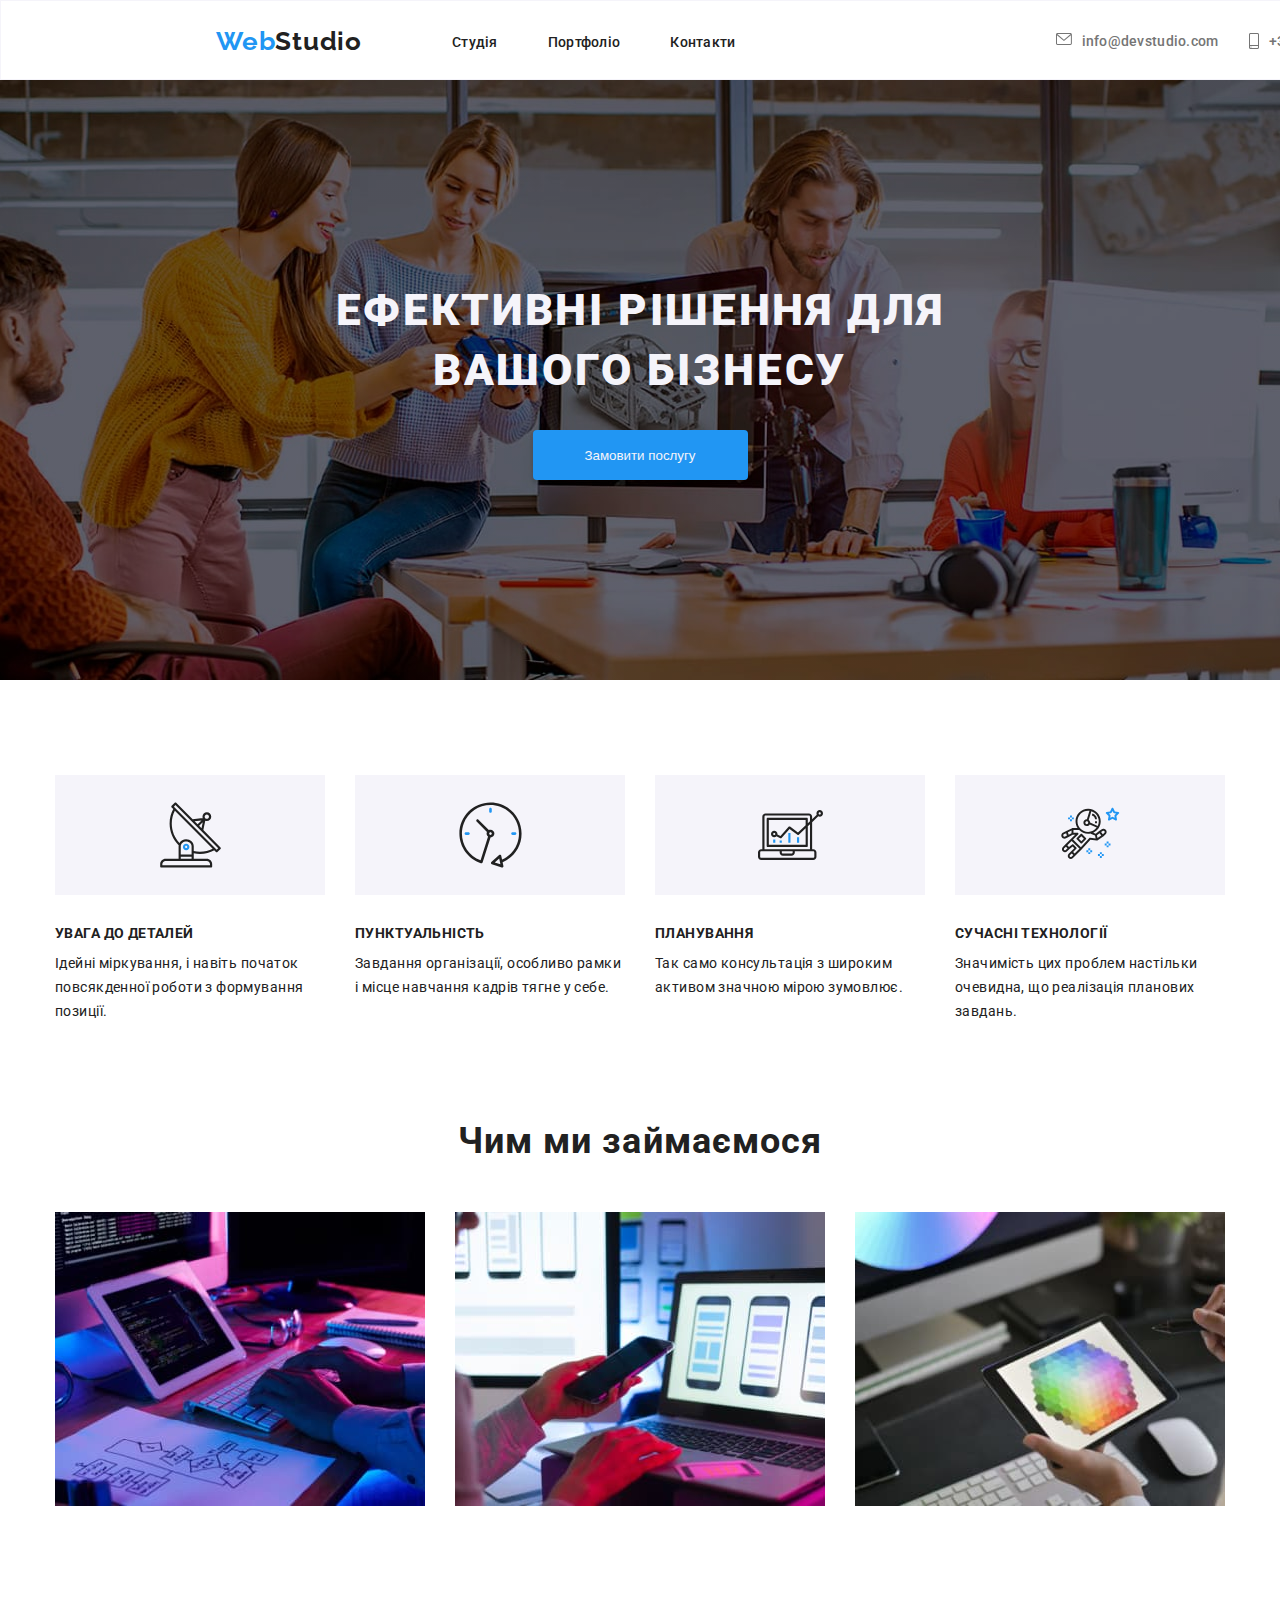
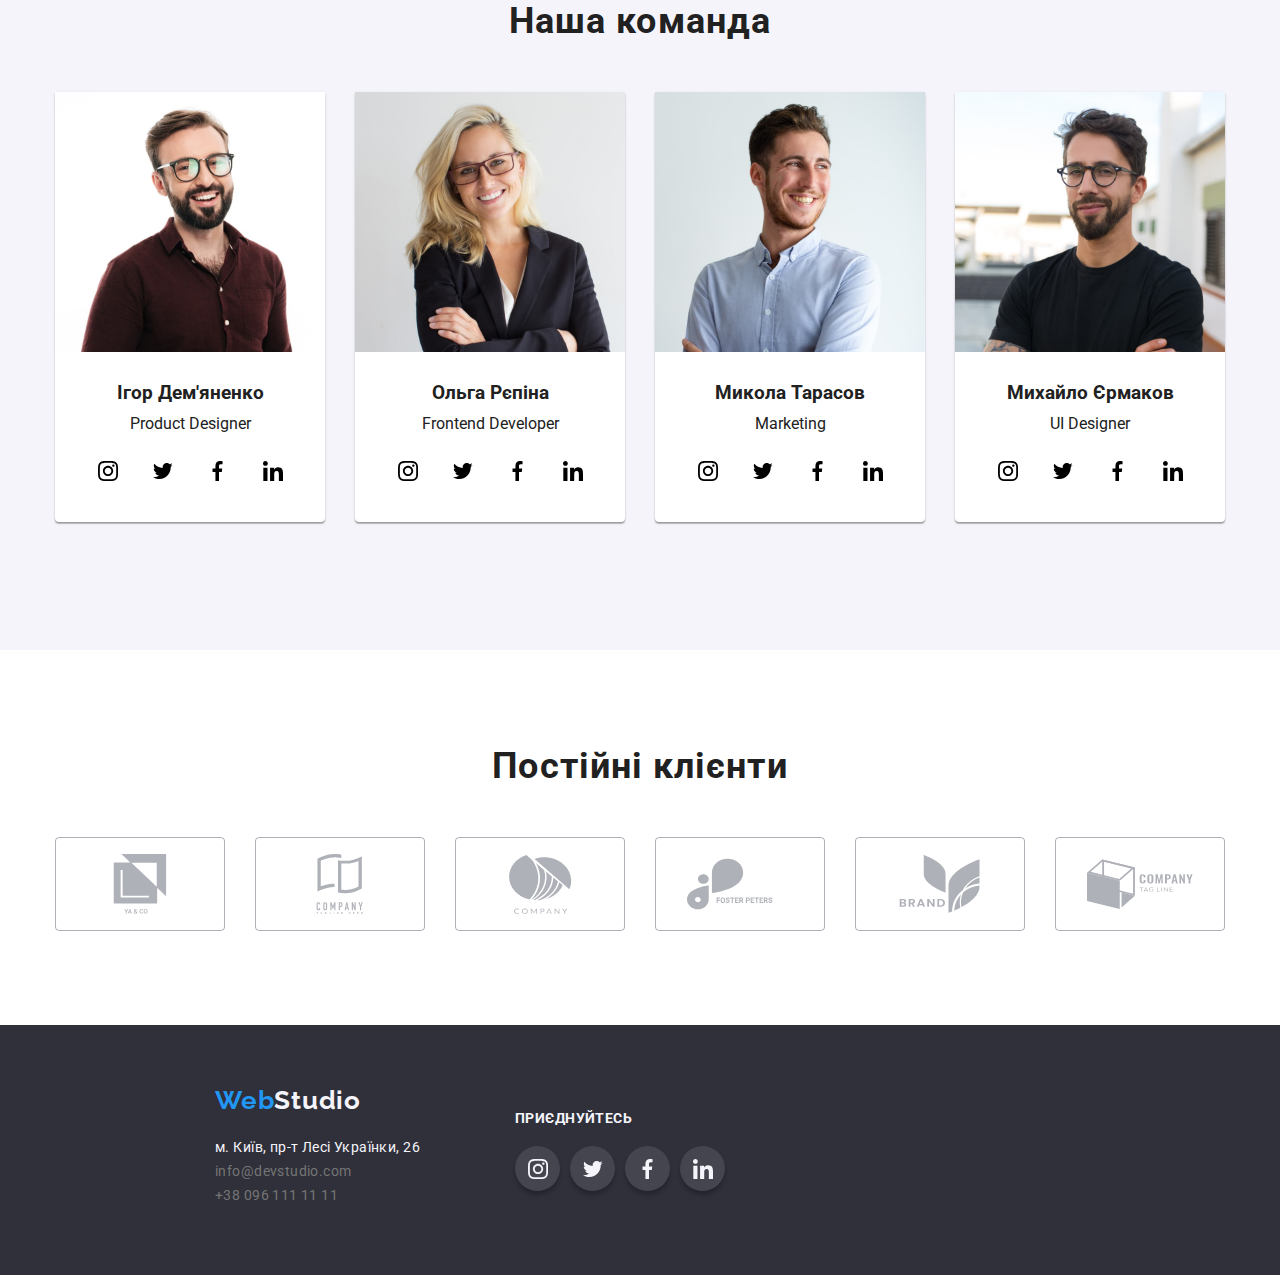
<file: index.html>
<!DOCTYPE html>
<html lang="en">

<head>
	<meta charset="UTF-8" />
	<meta http-equiv="X-UA-Compatible" content="IE=edge" />
	<meta name="viewport" content="width=device-width, initial-scale=1.0" />
	<link
		href="https://fonts.googleapis.com/css2?family=Raleway:wght@700&family=Roboto:wght@400;500;700;900&display=swap"
		rel="stylesheet">
	<link rel="stylesheet" href="https://github.com/sindresorhus/modern-normalize">
	<link rel="stylesheet" href="./css/style.css">
	<title>Студія</title>
</head>

<body>
	<header>
		<div class="container header-container">
			<nav>
				<div class="site-nav">
					<a href="./index.html" class="logo-header"><span class="logo-web">Web</span>Studio</a>
					<ul class="site-nav">
						<li class="header-item"><a href="./index.html" class="nav-link">Студія</a></li>
						<li class="header-item"><a href="./portfolio.html" class="nav-link">Портфоліо</a></li>
						<li class="header-item"><a href="./index.html" class="nav-link">Контакти</a></li>
					</ul>
			</nav>
			<div class="contacs-container">
				<ul class="contacts-list">
					<li class="contacts-li">
						<a href="mailto:info@devstudio.com" class="header-contacts">
							<svg class="header-svg" width="16" height="12">
								<use href="./images/sprite.svg#icon-envelope"></use>
							</svg>
							info@devstudio.com
						</a>
					</li>
					<li class="contacts-li">
						<a href="tel:+380961111111" class="header-contacts">
							<svg class="header-svg" width="10" height="16">
								<use href="./images/sprite.svg#icon-smartphone"></use>
							</svg>
							+38 096 111 11 11
						</a>
					</li>
				</ul>
			</div>
		</div>
	</header>

	<main>
		<!-- hero -->
		<div class="main-container">
			<div class="hero-container">
				<h1 class="hero-text">Ефективні рішення для вашого бізнесу</h1>
				<button type="button" class="hero-button">Замовити послугу</button>
			</div>
		</div>
		<div>		
			<ul class="main-about-svg">
				<li class="main-about-svg-item"><svg width="65" height="70"><use href="./images/sprite.svg#icon-antenna"></use></svg></li>
				<li class="main-about-svg-item"><svg width="65" height="70"><use href="./images/sprite.svg#icon-clock"></use></svg></li>
				<li class="main-about-svg-item"><svg width="65" height="70"><use href="./images/sprite.svg#icon-diagram"></use></svg></li>
				<li class="main-about-svg-item"><svg width="65" height="70"><use href="./images/sprite.svg#icon-astronaut"></use></svg></li>
			</ul>
			<ul class="main-about-ul">
				<li class="main-about-li">
					<h2 class="about-text">УВАГА ДО ДЕТАЛЕЙ</h2>
					<p class="about-text-p2">Ідейні міркування, і навіть початок повсякденної роботи з формування
						позиції.</p>
				</li>
				<li class="main-about-li">
					<h2 class="about-text">ПУНКТУАЛЬНІСТЬ</h2>
					<p class="about-text-p2">Завдання організації, особливо рамки і місце навчання кадрів тягне у
						себе.</p>
				</li>
				<li class="main-about-li">
					<h2 class="about-text">ПЛАНУВАННЯ</h2>
					<p class="about-text-p2">Так само консультація з широким активом значною мірою зумовлює.</p>
				</li>
				<li class="main-about-li">
					<h2 class="about-text">СУЧАСНІ ТЕХНОЛОГІЇ</h2>
					<p class="about-text-p2">Значимість цих проблем настільки очевидна, що реалізація планових
						завдань.</p>
				</li>
			</ul>
		</div>
		<div class="main-work-container">
			<h2 class="main-h2">Чим ми займаємося</h2>
			<ul class="main-ourwork-ul">
				<li class="main-ourwork-li"><img src="./images/1-1.jpg" alt="feature1" width="370" /></li>
				<li class="main-ourwork-li"><img src="./images/1-2.jpg" alt="feature2" width="370" /></li>
				<li class="main-ourwork-li"><img src="./images/1-3.jpg" alt="feature3" width="370" /></li>
			</ul>
		</div>
		<div class="ourteam-container">
			<div>
				<h2 class="main-h2">Наша команда</h2>
				<ul class="ourteam-ul">
					<li class="ourteam-li card-container"><img src="./images/empl1.jpg" alt="employee1" width="270" />
						<h3 class="ourteam-text-h3">Ігор Дем'яненко</h3>
						<p class="ourteam-text-p">Product Designer</p>
						<div class="ourteam-item-link">
							<ul class="ourteam-social">
								<li class="ourteam-social-items">
									<a href="" class="link-social">
										<svg class="ourteam-svg">
											<use href="./images/sprite.svg#icon-instagram"></use>
										</svg>
									</a>
								</li>
								<li class="ourteam-social-items">
									<a href="" class="link-social">
										<svg class="ourteam-svg">
											<use href="./images/sprite.svg#icon-twitter"></use>
										</svg>
									</a>
								</li>
								<li class="ourteam-social-items">
									<a href="" class="link-social">
										<svg class="ourteam-svg">
											<use href="./images/sprite.svg#icon-facebook"></use>
										</svg>
									</a>
								</li>
								<li class="ourteam-social-items">
									<a href="" class="link-social">
										<svg class="ourteam-svg">
											<use href="./images/sprite.svg#icon-linkedin"></use>
										</svg>
									</a>
								</li>
							</ul>
						</div>
					<li class="ourteam-li card-container"><img src="./images/empl2.jpg" alt="employee2" width="270" />
						<h3 class="ourteam-text-h3">Ольга Рєпіна</h3>
						<p class="ourteam-text-p">Frontend Developer</p>
						<div class="ourteam-item-link">
							<ul class="ourteam-social">
								<li class="ourteam-social-items">
									<a href="" class="link-social">
										<svg class="ourteam-svg">
											<use href="./images/sprite.svg#icon-instagram"></use>
										</svg>
									</a>
								</li>
								<li class="ourteam-social-items">
									<a href="" class="link-social">
										<svg class="ourteam-svg">
											<use href="./images/sprite.svg#icon-twitter"></use>
										</svg>
									</a>
								</li>
								<li class="ourteam-social-items">
									<a href="" class="link-social">
										<svg class="ourteam-svg">
											<use href="./images/sprite.svg#icon-facebook"></use>
										</svg>
									</a>
								</li>
								<li class="ourteam-social-items">
									<a href="" class="link-social">
										<svg class="ourteam-svg">
											<use href="./images/sprite.svg#icon-linkedin"></use>
										</svg>
									</a>
								</li>
							</ul>
						</div>
					<li class="ourteam-li card-container"><img src="./images/empl3.jpg" alt="employee3" width="270" />
						<h3 class="ourteam-text-h3">Микола Тарасов</h3>
						<p class="ourteam-text-p">Marketing</p>
						<div class="ourteam-item-link">
							<ul class="ourteam-social">
								<li class="ourteam-social-items">
									<a href="" class="link-social">
										<svg class="ourteam-svg">
											<use href="./images/sprite.svg#icon-instagram"></use>
										</svg>
									</a>
								</li>
								<li class="ourteam-social-items">
									<a href="" class="link-social">
										<svg class="ourteam-svg">
											<use href="./images/sprite.svg#icon-twitter"></use>
										</svg>
									</a>
								</li>
								<li class="ourteam-social-items">
									<a href="" class="link-social">
										<svg class="ourteam-svg">
											<use href="./images/sprite.svg#icon-facebook"></use>
										</svg>
									</a>
								</li>
								<li class="ourteam-social-items">
									<a href="" class="link-social">
										<svg class="ourteam-svg">
											<use href="./images/sprite.svg#icon-linkedin"></use>
										</svg>
									</a>
								</li>
							</ul>
						</div>
					<li class="ourteam-li card-container"><img src="./images/empl4.jpg" alt="employee4" width="270" />
						<h3 class="ourteam-text-h3">Михайло Єрмаков</h3>
						<p class="ourteam-text-p">UI Designer</p>
						<div class="ourteam-item-link">
							<ul class="ourteam-social">
								<li class="ourteam-social-items">
									<a href="" class="link-social">
										<svg class="ourteam-svg">
											<use href="./images/sprite.svg#icon-instagram"></use>
										</svg>
									</a>
								</li>
								<li class="ourteam-social-items">
									<a href="" class="link-social">
										<svg class="ourteam-svg">
											<use href="./images/sprite.svg#icon-twitter"></use>
										</svg>
									</a>
								</li>
								<li class="ourteam-social-items">
									<a href="" class="link-social">
										<svg class="ourteam-svg">
											<use href="./images/sprite.svg#icon-facebook"></use>
										</svg>
									</a>
								</li>
								<li class="ourteam-social-items">
									<a href="" class="link-social">
										<svg class="ourteam-svg">
											<use href="./images/sprite.svg#icon-linkedin"></use>
										</svg>
									</a>
								</li>
							</ul>
						</div>
			</div>
		</div>
		<div class="main-ourwork-container">
			<h2 class="main-h2">Постійні клієнти</h2>
			<ul class="general-clients">
				<li class="general-clients-li">
					<a href="" class="icon-partners">
					<svg class="svg-partners">
						<use href="./images/sprite.svg#icon-our-clients-1"></use>
					</svg>
					</a>
				</li>
				<li class="general-clients-li">
					<a href="" class="icon-partners">
					<svg class="svg-partners">
						<use href="./images/sprite.svg#icon-our-clients-2"></use>
					</svg>
					</a>
				</li>
				<li class="general-clients-li">
					<a href="" class="icon-partners">
					<svg class="svg-partners">
						<use href="./images/sprite.svg#icon-our-clients-3"></use>
					</svg>
					</a>
				</li>
				<li class="general-clients-li">
					<a href="" class="icon-partners">
					<svg class="svg-partners">
						<use href="./images/sprite.svg#icon-our-clients-4"></use>
					</svg>
					</a>
				</li>
				<li class="general-clients-li">
					<a href="" class="icon-partners">
					<svg class="svg-partners">
						<use href="./images/sprite.svg#icon-our-clients-5"></use>
					</svg>
					</a>
				</li>
				<li class="general-clients-li">
					<a href="" class="icon-partners">
					<svg class="svg-partners">
						<use href="./images/sprite.svg#icon-our-clients-6"></use>
					</svg>
					</a>
				</li>
			</ul>
		</div>
	</main>

	<footer class="footer">
		<div class="container footer">
			<div class="fotter-left-container">
				<div class="footer-logo">
					<a href="./index.html" class="logo-footer"><span class="logo-web">Web</span>Studio</a>
				</div>
				<div class="footer-alladress">
					<address>м. Київ, пр-т Лесі Українки, 26</address>
					<ul class="footer-contact">
						<li><a href="mailto:info@devstudio.com" class="footer-contacts-item">info@devstudio.com</a></li>
						<li><a href="tel:+380961111111" class="footer-contacts-item">+38 096 111 11 11</a></li>
					</ul>
				</div>
			</div>

			<div class="connect">
				<b class="about-text">приєднуйтесь</b>
				<div class="footer-item-box">
					<ul class="footer-social">
						<li class="footer-social-items">
							<a href="" class="footer-href">
								<svg class="footer-svg">
									<use href="./images/sprite.svg#icon-instagram"></use>
								</svg>
							</a>
						</li>
						<li class="footer-social-items">
							<a href="" class="footer-href">
								<svg class="footer-svg">
									<use href="./images/sprite.svg#icon-twitter"></use>
								</svg>
							</a>
						</li>
						<li class="footer-social-items">
							<a href="" class="footer-href">
								<svg class="footer-svg">
									<use href="./images/sprite.svg#icon-facebook"></use>
								</svg>
							</a>
						</li>
						<li class="footer-social-items">
							<a href="" class="footer-href">
								<svg class="footer-svg">
									<use href="./images/sprite.svg#icon-linkedin"></use>
								</svg>
							</a>
						</li>
					</ul>
				</div>
			</div>
	</footer>
</body>
</html>
</file>
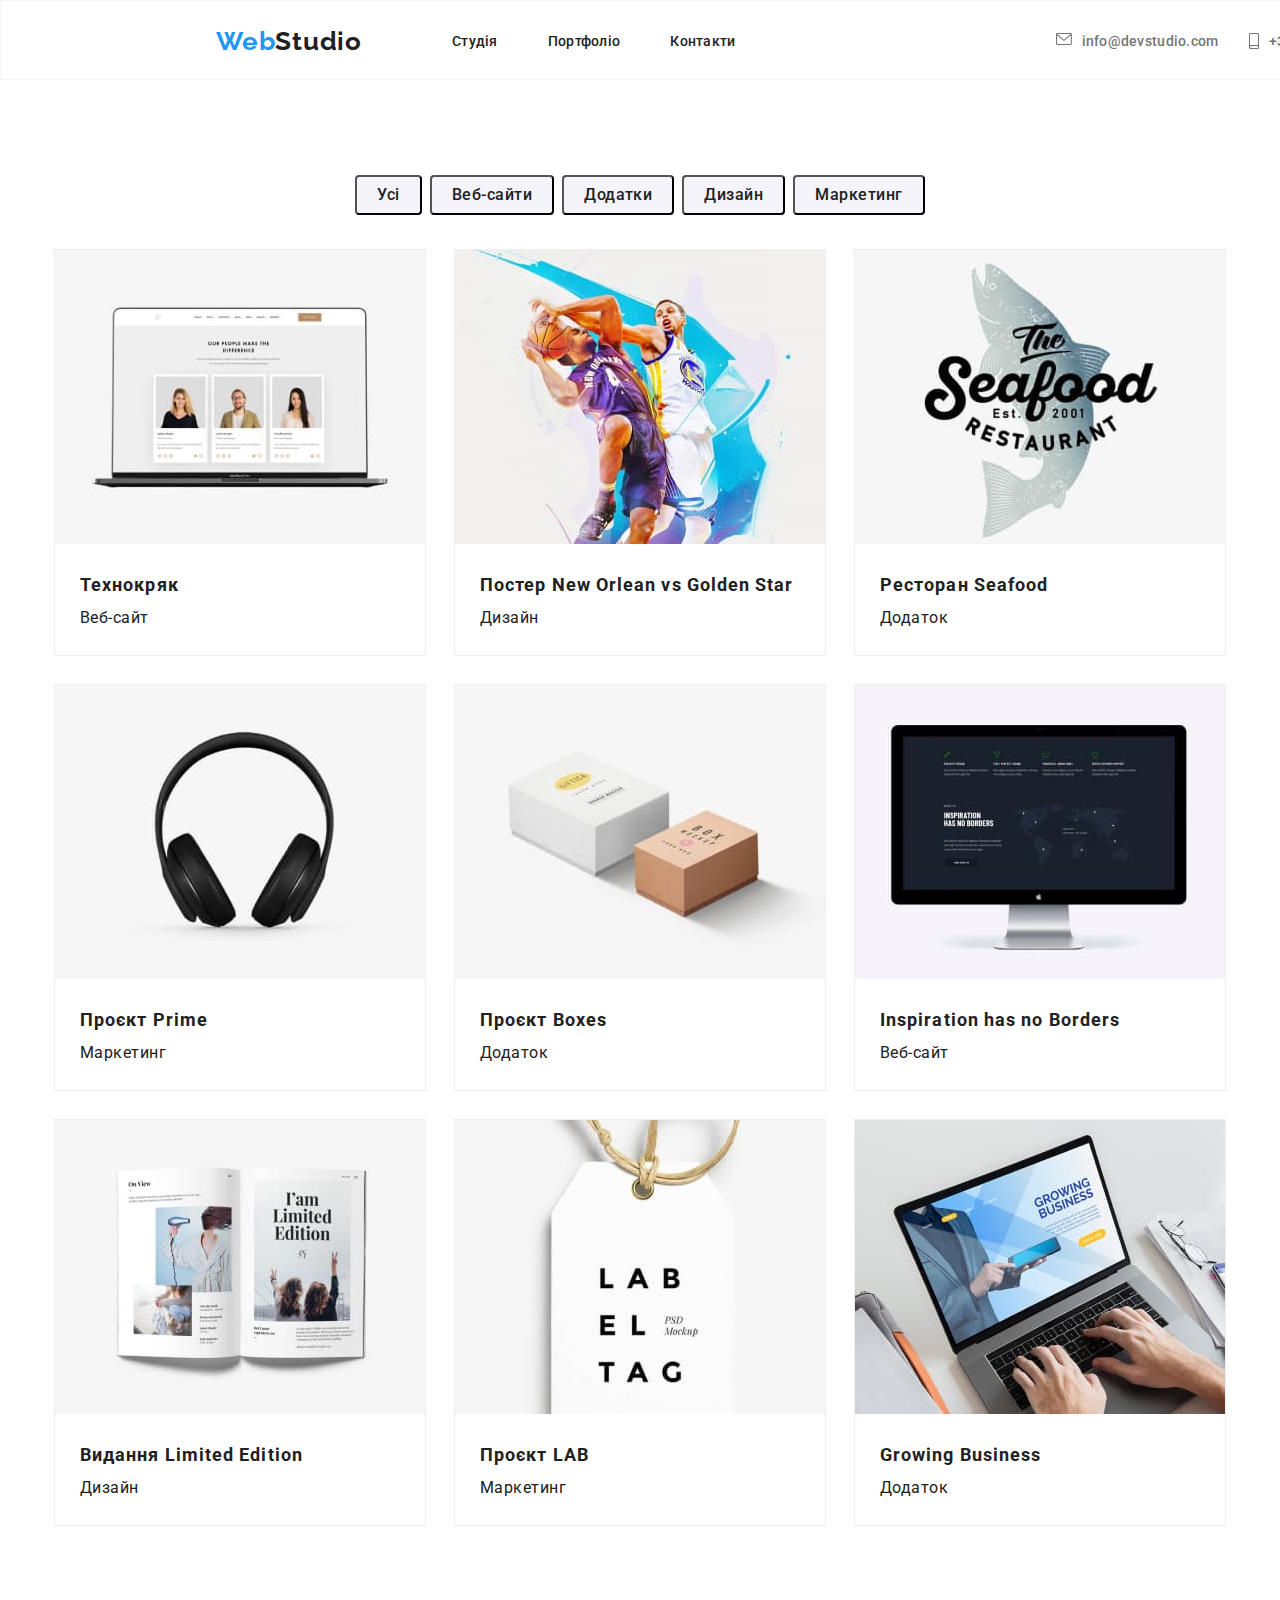
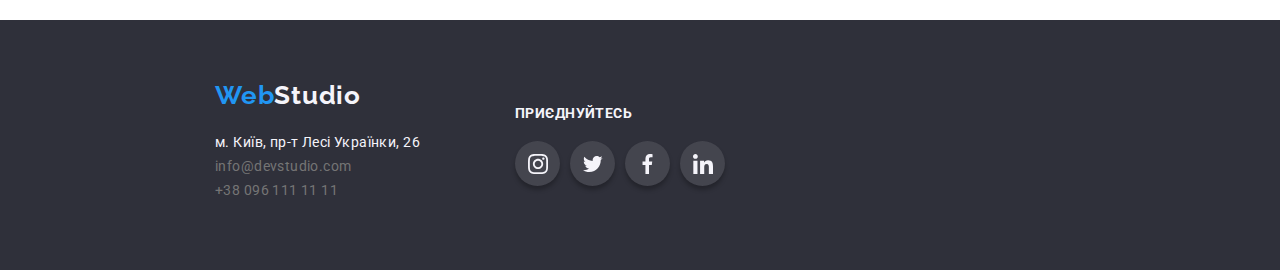
<file: portfolio.html>
<!DOCTYPE html>
<html lang="en">

<head>
	<meta charset="UTF-8">
	<meta http-equiv="X-UA-Compatible" content="IE=edge">
	<meta name="viewport" content="width=device-width, initial-scale=1.0">
	<link rel="preconnect" href="https://fonts.googleapis.com">
	<link rel="preconnect" href="https://fonts.gstatic.com" crossorigin>
	<link
		href="https://fonts.googleapis.com/css2?family=Raleway:wght@700&family=Roboto:wght@400;500;700;900&display=swap"
		rel="stylesheet">
	<link rel="stylesheet"
		href="https://cdnjs.cloudflare.com/ajax/libs/modern-normalize/1.0.0/modern-normalize.min.css">
	<link rel="stylesheet" href="./css/style.css">
	<title>Портфоліо</title>
</head>

<body>
	<header>
		<div class="container header-container">
			<nav>
				<div class="site-nav">
					<a href="./index.html" class="logo-header"><span class="logo-web">Web</span>Studio</a>
					<ul class="site-nav">
						<li class="header-item"><a href="./index.html" class="nav-link">Студія</a></li>
						<li class="header-item"><a href="./portfolio.html" class="nav-link">Портфоліо</a></li>
						<li class="header-item"><a href="./index.html" class="nav-link">Контакти</a></li>
					</ul>
			</nav>
			<div class="contacs-container">
				<ul class="contacts-list">
					<li class="contacts-li">
						<a href="mailto:info@devstudio.com" class="header-contacts">
							<svg class="header-svg" width="16" height="12">
								<use href="./images/sprite.svg#icon-envelope"></use>
							</svg>
							info@devstudio.com
						</a>
					</li>
					<li class="contacts-li">
						<a href="tel:+380961111111" class="header-contacts">
							<svg class="header-svg" width="10" height="16">
								<use href="./images/sprite.svg#icon-smartphone"></use>
							</svg>
							+38 096 111 11 11
						</a>
					</li>
				</ul>
			</div>
		</div>
	</header>

	<main>
		<ul class="filter">
			<li><button type="button" class="filter-buttons">Усі</button></li>
			<li><button type="button" class="filter-buttons">Веб-сайти</button></li>
			<li><button type="button" class="filter-buttons">Додатки</button></li>
			<li><button type="button" class="filter-buttons">Дизайн</button></li>
			<li><button type="button" class="filter-buttons">Маркетинг</button></li>

		</ul>
		<section class="gallery-section">
			<div>
				<ul class="gallery">
					<li class="gallery-item">
						<a href="" class="work-list-link">
							<img src="./images/portfolio1.jpg" alt="portfolio1" width="370"/>
						<div class="gallery-wrapper">
							<h2>Технокряк</h2>
							<p>Веб-сайт</p>
						</div>
						</a>
					</li>
					<li class="gallery-item">
						<a href="" class="work-list-link">
						<img src="./images/portfolio2.jpg" alt="portfolio2" width="370"/>
						<div class="gallery-wrapper">
							<h2>Постер New Orlean vs Golden Star</h2>
							<p>Дизайн</p>
						</div>
					</a>
					</li>
					<li class="gallery-item">
						<a href="" class="work-list-link">
						<img src="./images/portfolio3.jpg" alt="portfolio3" width="370" />
						<div class="gallery-wrapper">
							<h2>Ресторан Seafood</h2>
							<p>Додаток</p>
						</div>
					</a>
					</li>
					<li class="gallery-item">
						<a href="" class="work-list-link">
						<img src="./images/portfolio4.jpg" alt="portfolio4" width="370" />
						<div class="gallery-wrapper">
							<h2>Проєкт Prime</h2>
							<p>Маркетинг</p>
						</div>
					</a>
					</li>
					<li class="gallery-item">
						<a href="" class="work-list-link">
						<img src="./images/portfolio5.jpg" alt="portfolio5" width="370" />
						<div class="gallery-wrapper">
							<h2 class="gallery-wrapper-h1">Проєкт Boxes</h2>
							<p>Додаток</p>
						</div>
					</a>
					</li>
					<li class="gallery-item">
						<a href="" class="work-list-link">
						<img src="./images/portfolio6.jpg" alt="portfolio6" width="370"/>
						<div class="gallery-wrapper">
							<h2>Inspiration has no Borders</h2>
							<p>Веб-сайт</p>
						</div>
					</a>
					</li>
					<li class="gallery-item">
						<a href="" class="work-list-link">
						<img src="./images/portfolio7.jpg" alt="portfolio7" width="370"/>
						<div class="gallery-wrapper">
							<h2>Видання Limited Edition</h2>
							<p>Дизайн</p>
						</div>
					</a>
					</li>
					<li class="gallery-item">
						<a href="" class="work-list-link">
						<img src="./images/portfolio8.jpg" alt="portfolio8" width="370"/>
						<div class="gallery-wrapper">
							<h2>Проєкт LAB</h2>
							<p>Маркетинг</p>
						</div>
					</a>
					</li>
					<li class="gallery-item">
						<a href="" class="work-list-link">
						<img src="./images/portfolio9.jpg" alt="portfolio9" width="370"/>
						<div class="gallery-wrapper">
							<h2>Growing Business</h2>
							<p>Додаток</p>
						</div>
					</a>
					</li>
				</ul>
			</div>
		</section>
	</main>

	<footer class="footer">
		<div class="container footer">
			<div class="fotter-left-container">
				<div class="footer-logo">
					<a href="./index.html" class="logo-footer"><span class="logo-web">Web</span>Studio</a>
				</div>
				<div class="footer-alladress">
					<address>м. Київ, пр-т Лесі Українки, 26</address>
					<ul class="footer-contact">
						<li><a href="mailto:info@devstudio.com" class="footer-contacts-item">info@devstudio.com</a></li>
						<li><a href="tel:+380961111111" class="footer-contacts-item">+38 096 111 11 11</a></li>
					</ul>
				</div>
			</div>

			<div class="connect">
				<b class="about-text">приєднуйтесь</b>
				<div class="footer-item-box">
					<ul class="footer-social">
						<li class="footer-social-items">
							<a href="" class="footer-href">
								<svg class="footer-svg">
									<use href="./images/sprite.svg#icon-instagram"></use>
								</svg>
							</a>
						</li>
						<li class="footer-social-items">
							<a href="" class="footer-href">
								<svg class="footer-svg">
									<use href="./images/sprite.svg#icon-twitter"></use>
								</svg>
							</a>
						</li>
						<li class="footer-social-items">
							<a href="" class="footer-href">
								<svg class="footer-svg">
									<use href="./images/sprite.svg#icon-facebook"></use>
								</svg>
							</a>
						</li>
						<li class="footer-social-items">
							<a href="" class="footer-href">
								<svg class="footer-svg">
									<use href="./images/sprite.svg#icon-linkedin"></use>
								</svg>
							</a>
						</li>
					</ul>
				</div>
			</div>
	</footer>
</body>
</html>
</file>
<file: css/style.css>
:root {
	--first-text-color:  #212121;
	--second-text-color: #2196F3;
	--third-text-color:  #757575;
	--four-text-color: #F5F4FA;
	--hero-text-color: #2F303A;
	--border-color:    #AFB1B8;

}

* {
	text-decoration: none;
	outline: 0;
}

ul,
h2,
h3,
p,
div {
	list-style: none;
	padding: 0;
	margin: 0;
}

body,
footer,
header,
main {
	font-family: 'Roboto', sans-serif;
	color: var(--first-text-color);
	margin: 0;
}

img {
	display: block;
}

.container {
	width: 1600px;
	margin: 0 auto;
	padding-left: 15px;
	padding-right: 15px;
	box-sizing: border-box;
}

.card-container {
	background-color: #ffffff;
	display: flex;
	justify-content: flex-start;
	flex-direction: column;
	align-items: center;
	box-shadow: 0px 1px 3px rgba(0, 0, 0, 0.12), 0px 1px 1px rgba(0, 0, 0, 0.14), 0px 2px 1px rgba(0, 0, 0, 0.2);
	border-radius: 0px 0px 4px 4px;
	width: 270px;
	height: 430px;
}

/* Site nav */

.header-container {
	display: flex;
	border: 1px solid var(--four-text-color);
	height: 80px;
}

.header-svg{
	display: flex;
}

.site-nav {
	margin: 0;
	display: flex;
	align-items: center;
}

.logo-header {
	font-family: 'Raleway';
	font-weight: 700;
	font-size: 26px;
	line-height: 31px;
	letter-spacing: 0.03em;
	color: var(--first-text-color);
	display: block;
	padding: 25px 0 25px 200px;
	margin-right: 90px;
}

.logo-web {
	font-family: 'Raleway';
	font-weight: 700;
	font-size: 26px;
	line-height: 31px;
	letter-spacing: 0.03em;
	color: var(--second-text-color);
}

.header-item:not(:first-child) {
	margin-left: 50px;
}

.nav-link {
	font-weight: 500;
	font-size: 14px;
	line-height: 16px;
	letter-spacing: 0.02em;
	color: var(--first-text-color);
}

.nav-link:hover,
.nav-link:focus {
	font-weight: 500;
	font-size: 14px;
	line-height: 16px;
	letter-spacing: 0.02em;
	color: var(--second-text-color);
	outline: 0;
}

.contacts-container{
	display: flex;
	align-items: center;
	margin-left: 320px;
	height:80px;
	outline: 1px solid black;
}

.contacts-ul{
	display: flex;
	height: 20px;
}

.contacts-li{
	display: flex;
}

.contacts-li:not(:first-child){
	margin-left: 30px;
}

.header-contacts {
	font-weight: 400;
	font-size: 14px;
	line-height: 24px;
	letter-spacing: 0.03em;
	outline: 0;
	color: var(--third-text-color);
}

.header-contacts:hover,
.header-contacts:focus {
	color: var(--second-text-color);
	outline: 0;
}

.header-contacts {
	display: flex;
	font-weight: 500;
	font-size: 14px;
	line-height: 16px;
	letter-spacing: 0.02em;
} 

.header-svg{
	display: flex;
	margin-right: 10px;
	fill: currentColor;
}

 .contacs-container {
	display: flex;
	height: 80px;
	align-items: center;
	margin-left: 320px;
} 

 .contacts-list {
	display: flex;
}

.contacts-li:not(:first-child){
	margin-left: 30px;
}

/* main index.html */

.main-container {
	background-image: linear-gradient(to right, rgba(0, 0, 0, 0.3),rgba(0, 0, 0, 0.3)), url("../images/hero.jpg");
	max-width: 1600px;
	margin-left: auto;
	margin-right: auto;
	background-size: cover;
	background-repeat: no-repeat;
	background-position: center;
}

.hero-container {
	height: 600px;
	align-items: center;
	display: flex;
	flex-direction: column;
}

.hero-text {
	margin-top: 200px;
	width: 700px;
	font-weight: 900;
	font-size: 44px;
	line-height: 60px;
	text-align: center;
	letter-spacing: 0.06em;
	text-transform: uppercase;
	color: var(--four-text-color);
}

.hero-button {
	position: absolute;
	width: 215px;
	height: 50px;
	margin-top: 350px;
	background: var(--second-text-color);
	box-shadow: 0px 4px 4px rgba(0, 0, 0, 0.15);
	border: 0;
	border-radius: 4px;
	color: var(--four-text-color)
}

.hero-button:hover,
.hero-button:focus{
	background: var(--four-text-color);
	color: var(--first-text-color);
	outline: 0;
}
.main-about-ul {
	margin-top: 30px;
	margin-bottom: 95px;
	width: 1170px;
	min-height: 100px;
	align-items: flex-start;
	display: flex;
	flex-direction: row;
	margin-left: auto;
	margin-right: auto;
}

.main-about-li{
	width: 270px;
}

.main-about-li:not(:first-child){
	margin-left: 30px;
}

.main-about-svg{
	margin-top: 95px;
	width: 1170px;
	display: flex;
	flex-direction: row;
	margin-left: auto;
	margin-right: auto;
}

.main-about-svg-item:not(:first-child){
	margin-left: 30px;
}

.main-about-svg-item{
	width: 270px;
	height: 120px;
	background-color: var(--four-text-color);
	display: flex;
	justify-content: center;
	align-items: center;
}

.about-text{
	font-weight: 700;
	min-width: auto;
	font-size: 14px;
	line-height: 16px;
	letter-spacing: 0.03em;
	text-transform: uppercase;
}

.about-text-p2 {
	margin-top: 10px;
	font-weight: 400;
	min-width: auto;
	font-size: 14px;
	line-height: 24px;
	letter-spacing: 0.03em;
}

.main-ourwork-container {
	margin-left: auto;
	margin-right: auto;
	margin-top: 95px;
	width: 1170px;
	height: 185px;
	margin-bottom: 95px;
}

.main-work-container{
	margin-left: auto;
	margin-right: auto;
	height: 385px;
	width: 1170px;
	margin-bottom: 95px;
}

.main-h2 {
	font-weight: 700;
	font-size: 36px;
	letter-spacing: 0.03em;
	display: flex;
	justify-content: center;
	margin-bottom: 50px;
}

.main-ourwork-ul {
	display: flex;
	width: 1170px;
}

.main-ourwork-li {
	gap: 30px;
}

.main-ourwork-li:not(:first-child) {
	margin-left: 30px;
}

.ourteam-container {
	height: 650px;
	margin-top: 95px;
	background-color: var(--four-text-color);
}

.ourteam-ul {
	display: flex;
	align-items: center;
	padding: 0;
	justify-content: center;
}

.ourteam-li:not(:first-child) {
	margin-left: 30px;
}

.ourteam-text-h3{
	margin-top: 30px;
	margin-bottom: 10px;
}

.ourteam-item-box{
	display: flex;
	flex-direction: row;
	margin-top: 15px;
}

.ourteam-social{
	display: flex;
}

.ourteam-social-items{
	display: flex;
	flex-direction: row;
}

.ourteam-social-items:not(:first-child){
	margin-left: 10px;
}

.ourteam-item-link{
	display: flex;
	margin-top: 15px;
}

.link-social{
	display: flex;
	justify-content: center;
	align-items: center;
	width: 45px;
	height: 45px;
}

.link-social:hover,
.link-social:focus{
	display: flex;
	align-items: center;
	justify-content: center;
	border: 0px;
	border-radius: 50%;
	background-color: var(--second-text-color);
	color: var(--four-text-color);
	fill: currentColor;
	outline: 0;
}

.ourteam-svg{
	display: flex;
	height: 20px;
	width: 20px;
	color: currentColor;
}

.general-clients{
	display: flex;
	align-items: center;
	margin-left: auto;
	margin-right: auto;
}

.general-clients-li{
	display: flex;
	width: 170px;
	height: 92px;
}

.general-clients-li:not(:first-child) {
	margin-left: 30px;
}

.general-clients-li:hover,
.general-clients-li:focus {
	color: var(--second-text-color);
	outline: 0;
}

.icon-partners{
	justify-content: center;
	display: flex;
	align-items: center;
	width: 100%;
	height: 100%; 
	border: 1px solid var(--border-color);
	border-radius: 4px;
	fill: var(--border-color);
}

.icon-partners:focus,
.icon-partners:hover{
	border: 1px solid var(--second-text-color);
	fill: var(--second-text-color);
	outline: 0;
}
.svg-partners{
	display: flex;
	width: 106px;
	height: 60px;
}

/* footer */

.footer {
	height: 250px;
	background-color: var(--hero-text-color);
	color: var(--four-text-color);
	display: flex;
	align-items: center;
	padding: 0;
}

.fotter-left-container{
	display: flex;
	margin-left: 215px;
	flex-direction: column;
	width: 230px;
}

.footer-logo{
	display: flex;
	width: 145px;
	height: 30px;	
}
.footer-alladress{
	display: flex;
	flex-direction: column;
	margin-top: 20px;
	width: 230px;
	height: 80px;
}

address {
	font-weight: 400;
	font-size: 14px;
	line-height: 24px;
	letter-spacing: 0.03em;
}

.footer-contacts-item {
	margin-top: 20px;
	font-weight: 400;
	font-size: 14px;
	line-height: 24px;
	letter-spacing: 0.03em;
	color: var(--third-text-color);
}

.footer-contacts-item:hover,
.footer-contacts-item:focus {
	letter-spacing: 0.03em;
	font-weight: 400;
	font-size: 14px;
	color: var(--second-text-color);
	outline: 0;
}

.logo-footer {
	font-family: 'Raleway';
	font-weight: 700;
	font-size: 26px;
	line-height: 31px;
	letter-spacing: 0.03em;
	color: var(--four-text-color);
	display: flex;
}

.connect{
	display: flex;
	width: 205px;
	height: 80px;
	margin-left: 70px;
	flex-direction: column;
}

.footer-item-box{
	display: flex;
	width: 205px;
	height: 45px;
	margin-top: 20px;
}

.footer-social{
	display: flex;
}

.footer-svg{
	height: 20px;
	width: 20px;
}

.footer-social-items{
	display: flex;
}

.footer-href{
	display: flex;
	align-items: center;
	justify-content: center;
	fill: var(--four-text-color);
	width: 45px;
	height: 45px;
	border: 0px;
	border-radius: 50%;
	background-color: rgba(255, 255, 255, 0.1);
	box-shadow: 0px 4px 4px rgba(0, 0, 0, 0.25);
}

.footer-href:hover, 
.footer-href:focus {
	box-shadow: 0px 2px 2px rgba(0, 0, 0, 0.15);
	fill: var(--four-text-color);
	background: var(--second-text-color);
	outline: 0;
}

.footer-social-items:not(:first-child){
		margin-left: 10px;
} 

/* filter-buttons */

.filter {
	width: 575px;
	display: flex;
	align-items: center;
	margin-top: 95px;
	margin-left: auto;
	margin-right: auto;
	justify-content: center;
	gap: 8px;
}

.filter-buttons {
	padding: 5px 20px;
	height: 40px;
	box-sizing: border-box;
	background: var(--four-text-color);
	border-radius: 4px;
	font-weight: 500;
	font-size: 16px;
	line-height: 26px;
	text-align: center;
	letter-spacing: 0.03em;
	color: var(--first-text-color);
}

.filter-buttons:hover,
.filter-buttons:focus {
	background: var(--second-text-color);
	border-radius: 4px;
	font-weight: 500;
	font-size: 16px;
	line-height: 26px;
	text-align: center;
	letter-spacing: 0.03em;
	color: var(--four-text-color);
	outline: 0;
}

address {
	font-style: inherit;
}

/* portofolio.html galery*/

.gallery-section {
	padding-top: 35px;
	padding-bottom: 95px;	
}

.gallery {
	width: 1200px;
	margin-left: auto;
	margin-right: auto;
	padding: 0 15px;
	display: flex;
	flex-wrap: wrap;
	justify-content: flex-start;
	gap: 30px;
}



/* .gallery-item:hover,
.gallery-item:focus{
	box-shadow: 0px 4px 4px rgba(0, 0, 0, 0.25);
} */

.work-list-link:hover,
.work-list-link:focus{
	box-shadow: 0px 4px 4px rgba(0, 0, 0, 0.25);
}

.gallery-wrapper {
	display: flex;
	margin-left: 25px;
	flex-direction: column;
	justify-content: center;
	width: 322px;
	height: 111px;
}

.work-list-link{
	display: block;
}

.gallery-item {
	width: 370px;
	height: 405px;
	outline: 1px solid #EEEEEE;
	border-top: none;
}

.gallery-item h2 {
	font-weight: 700;
	font-size: 18px;
	line-height: 36px;
	letter-spacing: 0.06em;
	color: var(--first-text-color);
}

.gallery-item p {
	font-weight: 400;
	font-size: 16px;
	line-height: 30px;
	letter-spacing: 0.03em;
	color: var(--first-text-color);
}
</file>
